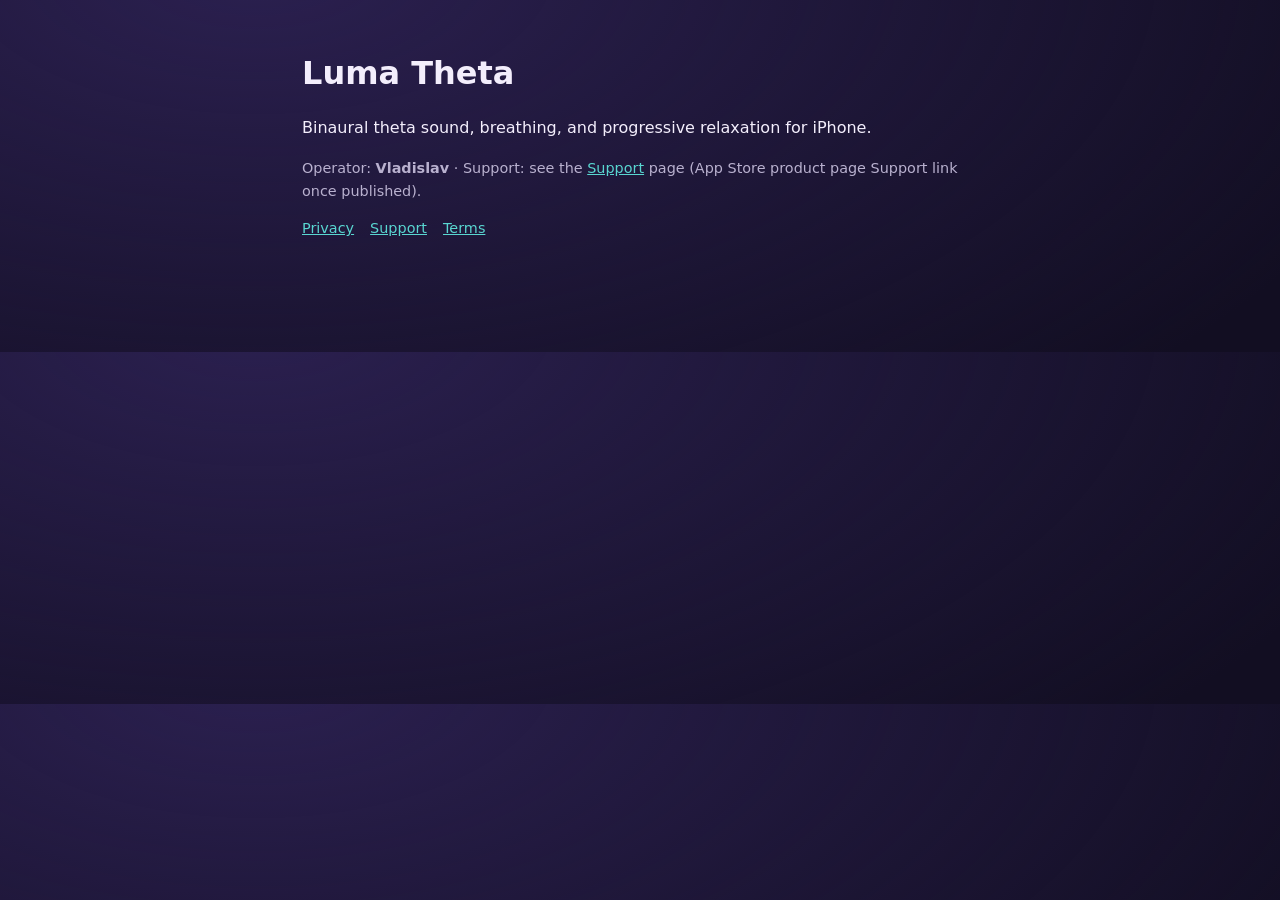
<file: index.html>
<!doctype html><html lang="en"><head><meta charset="utf-8"><meta name="viewport" content="width=device-width,initial-scale=1">
<title>Luma Theta</title><link rel="stylesheet" href="style.css"></head><body><main>
<h1>Luma Theta</h1>
<p>Binaural theta sound, breathing, and progressive relaxation for iPhone.</p>
<p class="meta">Operator: <strong>Vladislav</strong> · Support: see the <a href="support/">Support</a> page (App Store product page Support link once published).</p>
<nav><a href="privacy/">Privacy</a><a href="support/">Support</a><a href="terms/">Terms</a></nav>
</main></body></html>
</file>
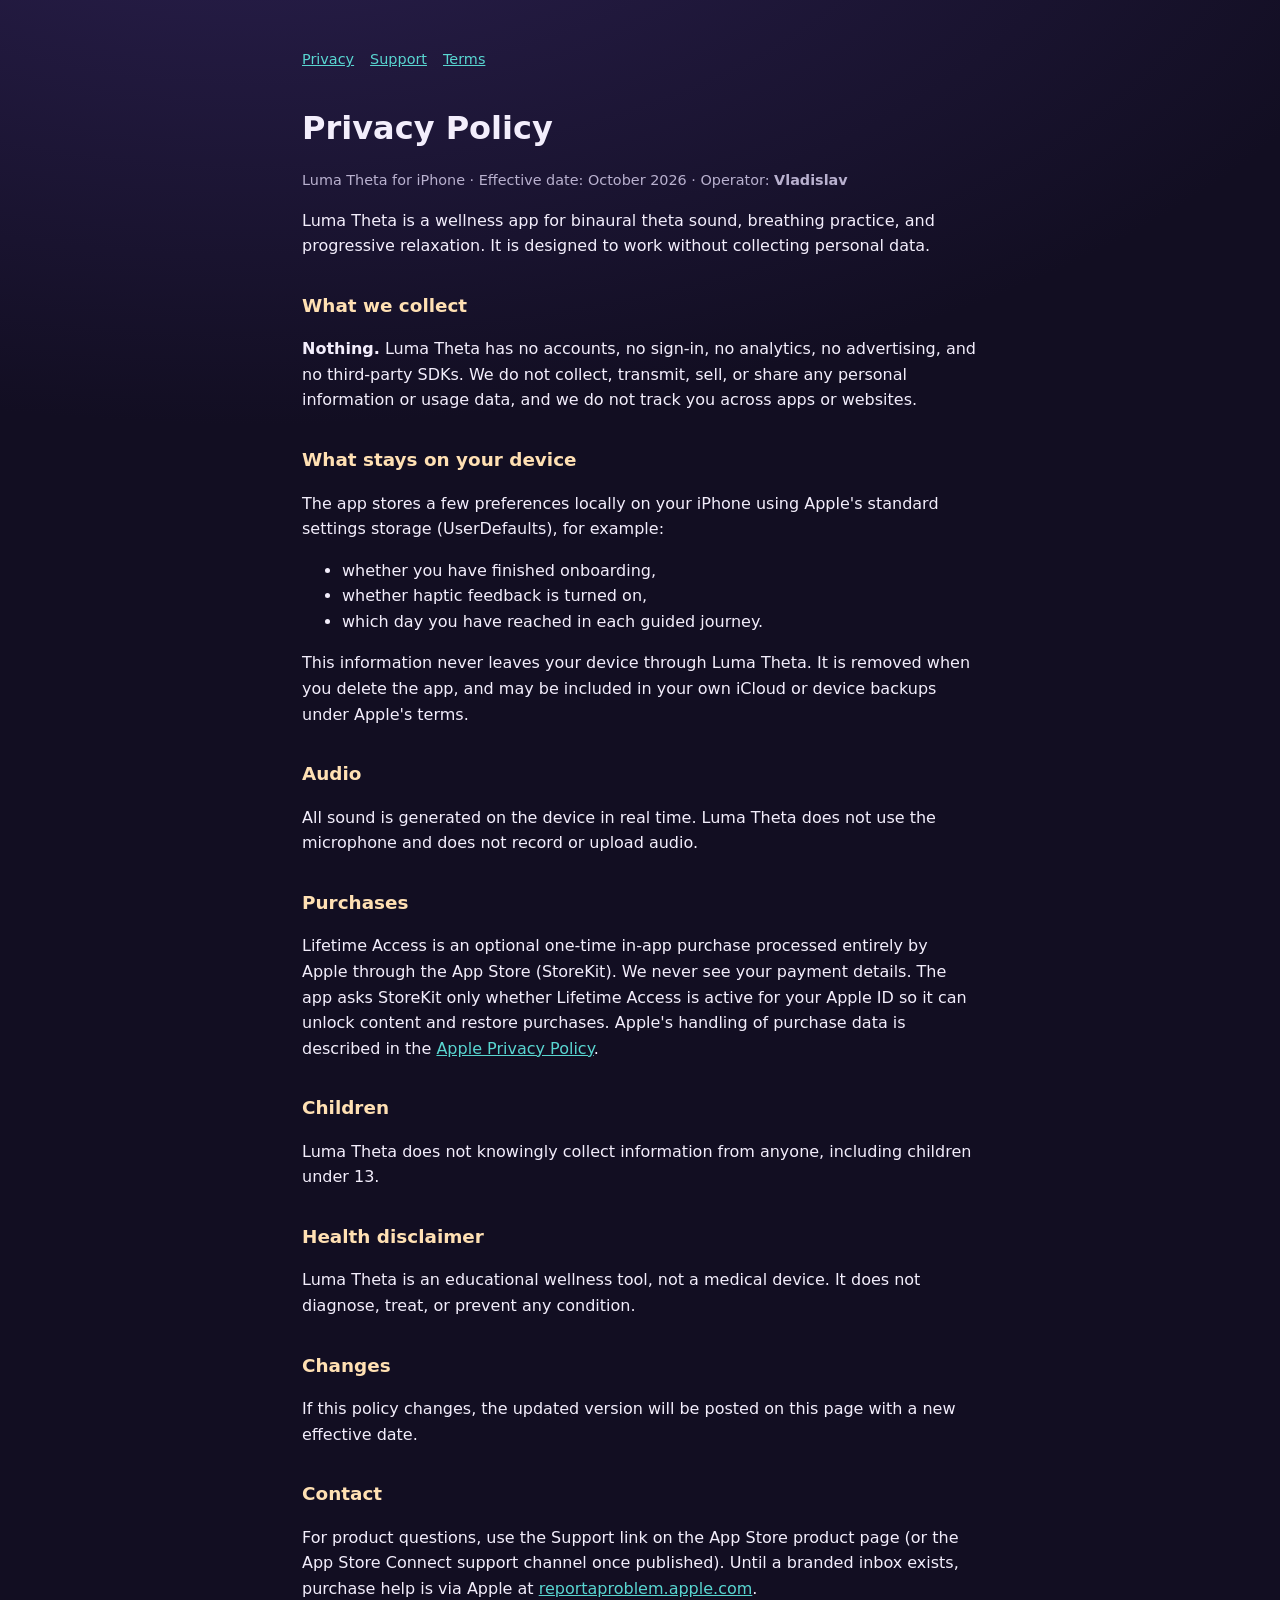
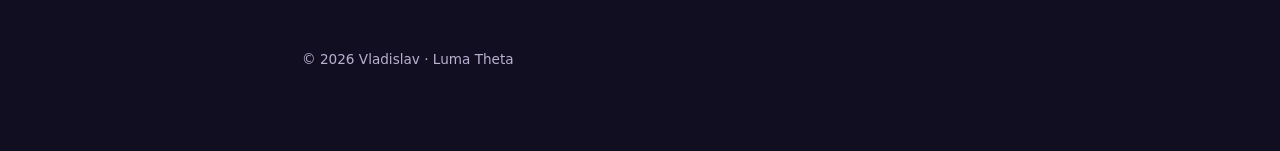
<file: privacy/index.html>
<!doctype html><html lang="en"><head><meta charset="utf-8"><meta name="viewport" content="width=device-width,initial-scale=1">
<title>Privacy Policy — Luma Theta</title><link rel="stylesheet" href="../style.css"></head><body><main>
<nav><a href="../privacy/">Privacy</a><a href="../support/">Support</a><a href="../terms/">Terms</a></nav>
<h1>Privacy Policy</h1>
<p class="meta">Luma Theta for iPhone · Effective date: October 2026 · Operator: <strong>Vladislav</strong></p>
<p>Luma Theta is a wellness app for binaural theta sound, breathing practice, and progressive relaxation. It is designed to work without collecting personal data.</p>

<h2>What we collect</h2>
<p><strong>Nothing.</strong> Luma Theta has no accounts, no sign-in, no analytics, no advertising, and no third-party SDKs. We do not collect, transmit, sell, or share any personal information or usage data, and we do not track you across apps or websites.</p>

<h2>What stays on your device</h2>
<p>The app stores a few preferences locally on your iPhone using Apple's standard settings storage (UserDefaults), for example:</p>
<ul>
<li>whether you have finished onboarding,</li>
<li>whether haptic feedback is turned on,</li>
<li>which day you have reached in each guided journey.</li>
</ul>
<p>This information never leaves your device through Luma Theta. It is removed when you delete the app, and may be included in your own iCloud or device backups under Apple's terms.</p>

<h2>Audio</h2>
<p>All sound is generated on the device in real time. Luma Theta does not use the microphone and does not record or upload audio.</p>

<h2>Purchases</h2>
<p>Lifetime Access is an optional one-time in-app purchase processed entirely by Apple through the App Store (StoreKit). We never see your payment details. The app asks StoreKit only whether Lifetime Access is active for your Apple ID so it can unlock content and restore purchases. Apple's handling of purchase data is described in the <a href="https://www.apple.com/legal/privacy/">Apple Privacy Policy</a>.</p>

<h2>Children</h2>
<p>Luma Theta does not knowingly collect information from anyone, including children under 13.</p>

<h2>Health disclaimer</h2>
<p>Luma Theta is an educational wellness tool, not a medical device. It does not diagnose, treat, or prevent any condition.</p>

<h2>Changes</h2>
<p>If this policy changes, the updated version will be posted on this page with a new effective date.</p>

<h2>Contact</h2>
<p>For product questions, use the Support link on the App Store product page (or the App Store Connect support channel once published). Until a branded inbox exists, purchase help is via Apple at <a href="https://reportaproblem.apple.com">reportaproblem.apple.com</a>.</p>
<footer>© 2026 Vladislav · Luma Theta</footer>
</main></body></html>
</file>
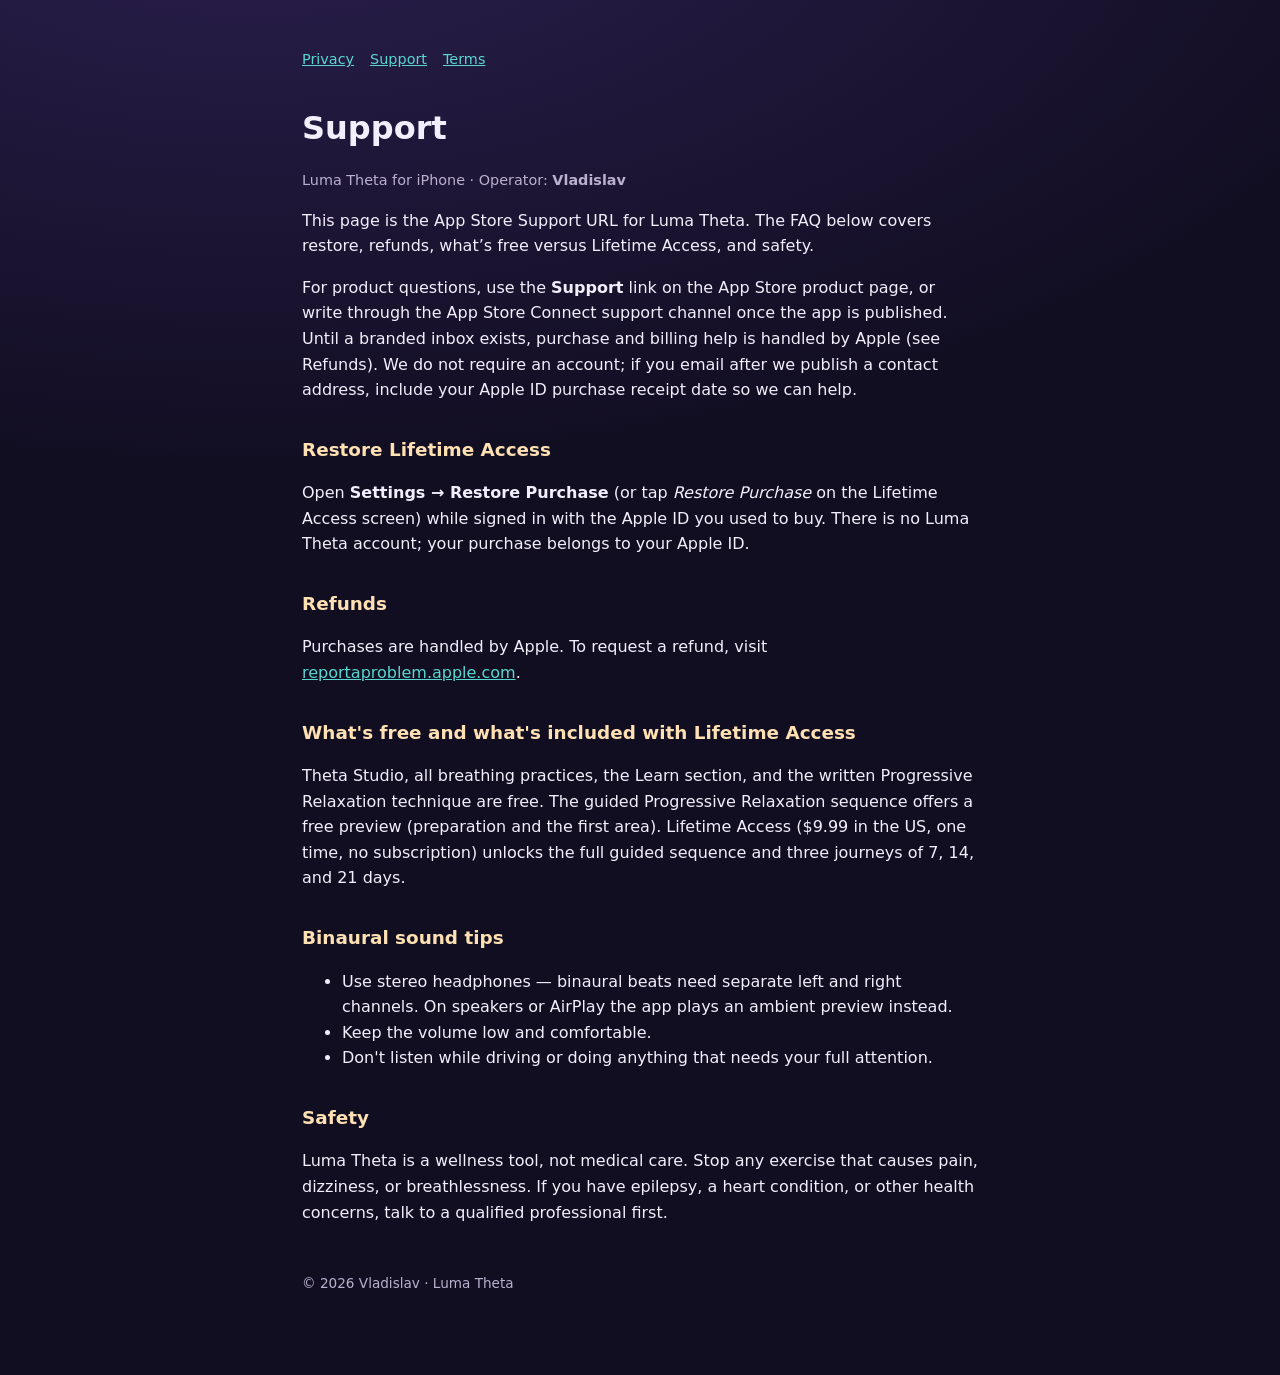
<file: support/index.html>
<!doctype html><html lang="en"><head><meta charset="utf-8"><meta name="viewport" content="width=device-width,initial-scale=1">
<title>Support — Luma Theta</title><link rel="stylesheet" href="../style.css"></head><body><main>
<nav><a href="../privacy/">Privacy</a><a href="../support/">Support</a><a href="../terms/">Terms</a></nav>
<h1>Support</h1>
<p class="meta">Luma Theta for iPhone · Operator: <strong>Vladislav</strong></p>
<p>This page is the App Store Support URL for Luma Theta. The FAQ below covers restore, refunds, what’s free versus Lifetime Access, and safety.</p>
<p>For product questions, use the <strong>Support</strong> link on the App Store product page, or write through the App Store Connect support channel once the app is published. Until a branded inbox exists, purchase and billing help is handled by Apple (see Refunds). We do not require an account; if you email after we publish a contact address, include your Apple ID purchase receipt date so we can help.</p>

<h2>Restore Lifetime Access</h2>
<p>Open <strong>Settings → Restore Purchase</strong> (or tap <em>Restore Purchase</em> on the Lifetime Access screen) while signed in with the Apple ID you used to buy. There is no Luma Theta account; your purchase belongs to your Apple ID.</p>

<h2>Refunds</h2>
<p>Purchases are handled by Apple. To request a refund, visit <a href="https://reportaproblem.apple.com">reportaproblem.apple.com</a>.</p>

<h2>What's free and what's included with Lifetime Access</h2>
<p>Theta Studio, all breathing practices, the Learn section, and the written Progressive Relaxation technique are free. The guided Progressive Relaxation sequence offers a free preview (preparation and the first area). Lifetime Access ($9.99 in the US, one time, no subscription) unlocks the full guided sequence and three journeys of 7, 14, and 21 days.</p>

<h2>Binaural sound tips</h2>
<ul>
<li>Use stereo headphones — binaural beats need separate left and right channels. On speakers or AirPlay the app plays an ambient preview instead.</li>
<li>Keep the volume low and comfortable.</li>
<li>Don't listen while driving or doing anything that needs your full attention.</li>
</ul>

<h2>Safety</h2>
<p>Luma Theta is a wellness tool, not medical care. Stop any exercise that causes pain, dizziness, or breathlessness. If you have epilepsy, a heart condition, or other health concerns, talk to a qualified professional first.</p>
<footer>© 2026 Vladislav · Luma Theta</footer>
</main></body></html>
</file>
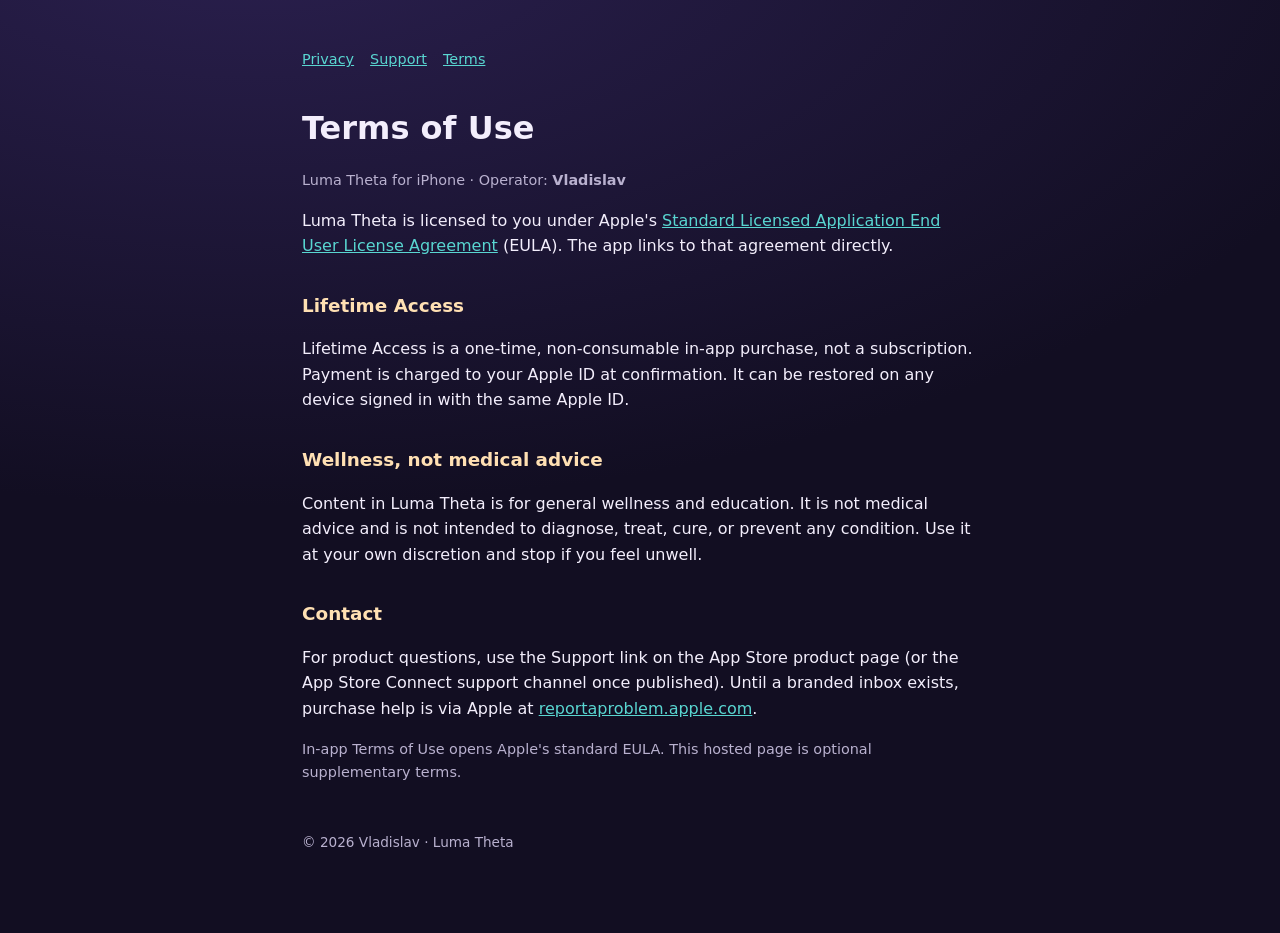
<file: terms/index.html>
<!doctype html><html lang="en"><head><meta charset="utf-8"><meta name="viewport" content="width=device-width,initial-scale=1">
<title>Terms of Use — Luma Theta</title><link rel="stylesheet" href="../style.css"></head><body><main>
<nav><a href="../privacy/">Privacy</a><a href="../support/">Support</a><a href="../terms/">Terms</a></nav>
<h1>Terms of Use</h1>
<p class="meta">Luma Theta for iPhone · Operator: <strong>Vladislav</strong></p>
<p>Luma Theta is licensed to you under Apple's <a href="https://www.apple.com/legal/internet-services/itunes/dev/stdeula/">Standard Licensed Application End User License Agreement</a> (EULA). The app links to that agreement directly.</p>
<h2>Lifetime Access</h2>
<p>Lifetime Access is a one-time, non-consumable in-app purchase, not a subscription. Payment is charged to your Apple ID at confirmation. It can be restored on any device signed in with the same Apple ID.</p>
<h2>Wellness, not medical advice</h2>
<p>Content in Luma Theta is for general wellness and education. It is not medical advice and is not intended to diagnose, treat, cure, or prevent any condition. Use it at your own discretion and stop if you feel unwell.</p>
<h2>Contact</h2>
<p>For product questions, use the Support link on the App Store product page (or the App Store Connect support channel once published). Until a branded inbox exists, purchase help is via Apple at <a href="https://reportaproblem.apple.com">reportaproblem.apple.com</a>.</p>
<p class="meta">In-app Terms of Use opens Apple's standard EULA. This hosted page is optional supplementary terms.</p>
<footer>© 2026 Vladislav · Luma Theta</footer>
</main></body></html>
</file>
<file: style.css>
:root{color-scheme:dark;--bg:#120e22;--fg:#f3eefc;--muted:#b9b1cf;--aqua:#59d6d1;--pearl:#ffe0b3}
*{box-sizing:border-box}body{margin:0;background:radial-gradient(1200px 600px at 20% -10%,#2b2050,transparent),var(--bg);color:var(--fg);font:16px/1.6 -apple-system,BlinkMacSystemFont,"SF Pro Text",Inter,system-ui,sans-serif}
main{max-width:720px;margin:0 auto;padding:48px 22px 80px}h1{font-size:2rem;margin:0 0 4px}h2{font-size:1.15rem;margin:32px 0 6px;color:var(--pearl)}
.meta{color:var(--muted);font-size:.9rem}a{color:var(--aqua)}nav{display:flex;gap:16px;font-size:.9rem;margin-bottom:32px}
.todo{border:1px dashed var(--pearl);border-radius:8px;padding:8px 12px;color:var(--pearl);font-size:.85rem}
footer{margin-top:48px;color:var(--muted);font-size:.85rem}
</file>
